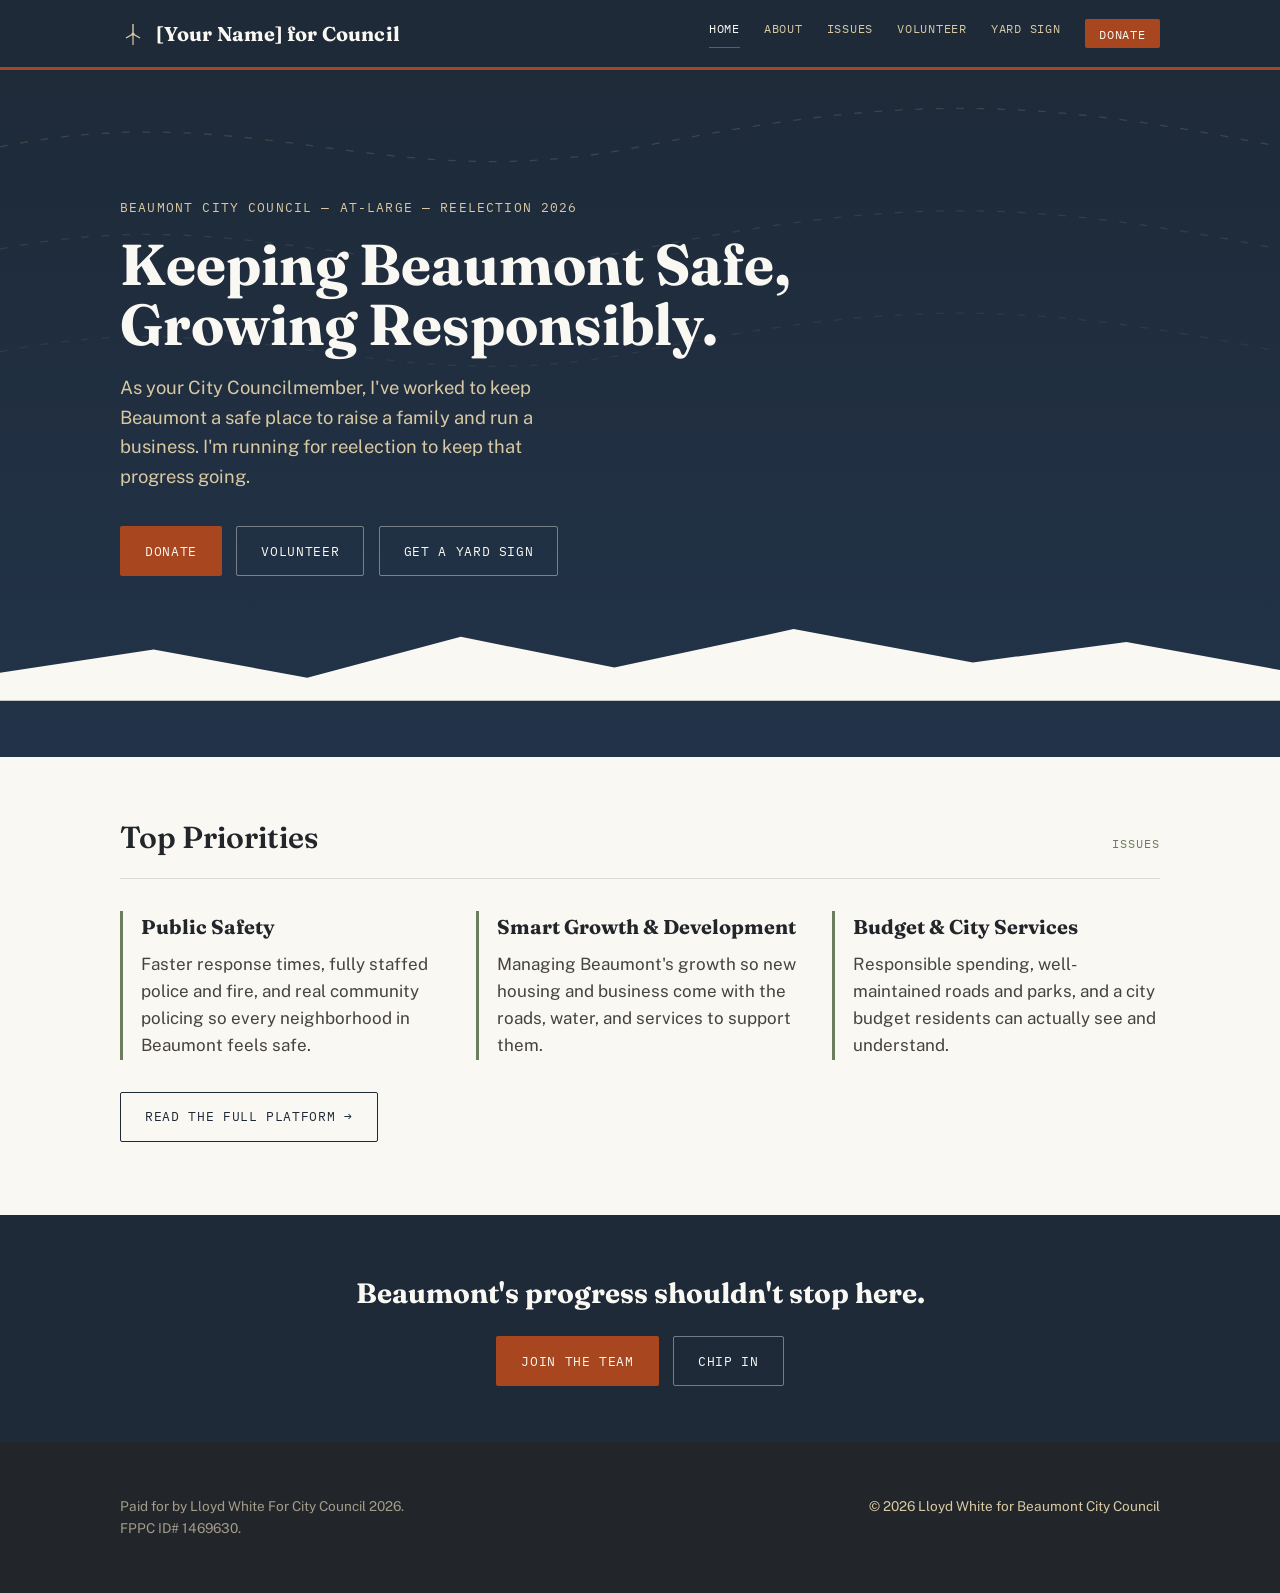
<file: index.html>
<!DOCTYPE html>
<html lang="en">
<head>
<meta charset="UTF-8">
<meta name="viewport" content="width=device-width, initial-scale=1.0">
<title>Lloyd White for Beaumont City Council</title>
<meta name="description" content="Lloyd White — Beaumont City Council, At-Large. Keeping Beaumont safe, growing responsibly.">
<link rel="stylesheet" href="css/style.css">
</head>
<body>

<header class="site-header">
  <div class="wrap">
    <a href="index.html" class="brand">
      <svg class="mark" width="26" height="26" viewBox="0 0 26 26" fill="none" xmlns="http://www.w3.org/2000/svg" aria-hidden="true">
        <circle cx="13" cy="13" r="1.6" fill="#D8C9A3"/>
        <line x1="13" y1="13" x2="13" y2="3" stroke="#D8C9A3" stroke-width="1.4"/>
        <line x1="13" y1="13" x2="20" y2="17" stroke="#D8C9A3" stroke-width="1.4"/>
        <line x1="13" y1="13" x2="6" y2="17" stroke="#D8C9A3" stroke-width="1.4"/>
        <line x1="13" y1="13" x2="13" y2="24" stroke="#D8C9A3" stroke-width="1.2"/>
      </svg>
      [Your Name] for Council
    </a>
    <nav class="primary-nav" aria-label="Primary">
      <a href="index.html" aria-current="page">Home</a>
      <a href="about.html">About</a>
      <a href="issues.html">Issues</a>
      <a href="volunteer.html">Volunteer</a>
      <a href="yard-sign.html">Yard Sign</a>
      <a href="donate.html" class="nav-donate">Donate</a>
    </nav>
  </div>
</header>

<section class="hero">
  <svg class="wind-lines" viewBox="0 0 1000 300" preserveAspectRatio="none" aria-hidden="true">
    <path d="M0,60 C 200,20 300,100 500,60 S 800,20 1000,60" />
    <path d="M0,140 C 200,100 300,180 500,140 S 800,100 1000,140" />
    <path d="M0,220 C 200,180 300,260 500,220 S 800,180 1000,220" />
  </svg>
  <div class="wrap">
    <p class="eyebrow">Beaumont City Council — At-Large — Reelection 2026</p>
    <h1>Keeping Beaumont Safe, Growing Responsibly.</h1>
    <p class="tagline">As your City Councilmember, I've worked to keep Beaumont a safe place to raise a family and run a business. I'm running for reelection to keep that progress going.</p>
    <div class="cta-row">
      <a href="donate.html" class="btn btn-primary">Donate</a>
      <a href="volunteer.html" class="btn btn-secondary">Volunteer</a>
      <a href="yard-sign.html" class="btn btn-secondary">Get a Yard Sign</a>
    </div>
  </div>
  <svg class="ridge" viewBox="0 0 1000 60" preserveAspectRatio="none" aria-hidden="true">
    <path fill="#FAF8F3" d="M0,60 L0,38 L120,20 L240,42 L360,10 L480,34 L620,4 L760,30 L880,14 L1000,36 L1000,60 Z"/>
  </svg>
</section>

<section>
  <div class="wrap">
    <div class="section-title-row">
      <h2 class="section-title">Top Priorities</h2>
      <span class="section-label">Issues</span>
    </div>
    <div class="issues-grid">
      <div class="issue-card">
        <h3>Public Safety</h3>
        <p>Faster response times, fully staffed police and fire, and real community policing so every neighborhood in Beaumont feels safe.</p>
      </div>
      <div class="issue-card">
        <h3>Smart Growth &amp; Development</h3>
        <p>Managing Beaumont's growth so new housing and business come with the roads, water, and services to support them.</p>
      </div>
      <div class="issue-card">
        <h3>Budget &amp; City Services</h3>
        <p>Responsible spending, well-maintained roads and parks, and a city budget residents can actually see and understand.</p>
      </div>
    </div>
    <p style="margin-top:2rem;"><a href="issues.html" class="btn btn-ghost">Read the full platform &rarr;</a></p>
  </div>
</section>

<section class="cta-banner">
  <div class="wrap">
    <h2>Beaumont's progress shouldn't stop here.</h2>
    <div class="cta-row">
      <a href="volunteer.html" class="btn btn-primary">Join the Team</a>
      <a href="donate.html" class="btn btn-secondary">Chip In</a>
    </div>
  </div>
</section>

<footer class="site-footer">
  <div class="wrap">
    <p class="disclaimer">Paid for by Lloyd White For City Council 2026. FPPC ID# 1469630.</p>
    <p>&copy; 2026 Lloyd White for Beaumont City Council</p>
  </div>
</footer>

</body>
</html>
</file>
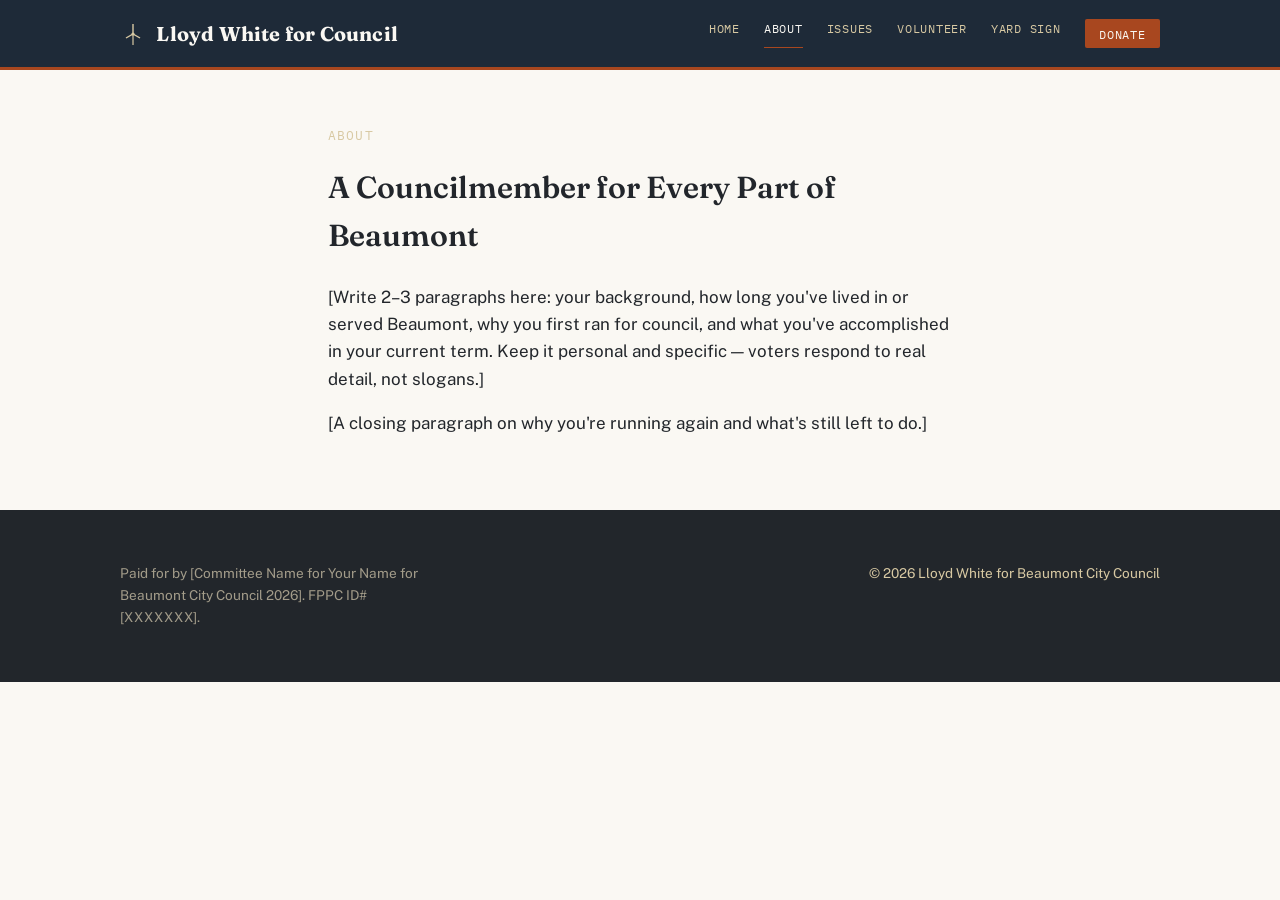
<file: about.html>
<!DOCTYPE html>
<html lang="en">
<head>
<meta charset="UTF-8">
<meta name="viewport" content="width=device-width, initial-scale=1.0">
<title>About — [Lloyd White for Beaumont City Council</title>
<link rel="stylesheet" href="css/style.css">
</head>
<body>

<header class="site-header">
  <div class="wrap">
    <a href="index.html" class="brand">
      <svg class="mark" width="26" height="26" viewBox="0 0 26 26" fill="none" xmlns="http://www.w3.org/2000/svg" aria-hidden="true">
        <circle cx="13" cy="13" r="1.6" fill="#D8C9A3"/>
        <line x1="13" y1="13" x2="13" y2="3" stroke="#D8C9A3" stroke-width="1.4"/>
        <line x1="13" y1="13" x2="20" y2="17" stroke="#D8C9A3" stroke-width="1.4"/>
        <line x1="13" y1="13" x2="6" y2="17" stroke="#D8C9A3" stroke-width="1.4"/>
        <line x1="13" y1="13" x2="13" y2="24" stroke="#D8C9A3" stroke-width="1.2"/>
      </svg>
      Lloyd White for Council
    </a>
    <nav class="primary-nav" aria-label="Primary">
      <a href="index.html">Home</a>
      <a href="about.html" aria-current="page">About</a>
      <a href="issues.html">Issues</a>
      <a href="volunteer.html">Volunteer</a>
      <a href="yard-sign.html">Yard Sign</a>
      <a href="donate.html" class="nav-donate">Donate</a>
    </nav>
  </div>
</header>

<section>
  <div class="wrap" style="max-width: 42rem;">
    <p class="eyebrow">About</p>
    <h2 class="section-title" style="margin-bottom:1.5rem;">A Councilmember for Every Part of Beaumont</h2>
    <p>[Write 2–3 paragraphs here: your background, how long you've lived in or served Beaumont, why you first ran for council, and what you've accomplished in your current term. Keep it personal and specific — voters respond to real detail, not slogans.]</p>
    <p>[A closing paragraph on why you're running again and what's still left to do.]</p>
  </div>
</section>

<footer class="site-footer">
  <div class="wrap">
    <p class="disclaimer">Paid for by [Committee Name for Your Name for Beaumont City Council 2026]. FPPC ID# [XXXXXXX].</p>
    <p>&copy; 2026 Lloyd White for Beaumont City Council</p>
  </div>
</footer>

</body>
</html>
</file>
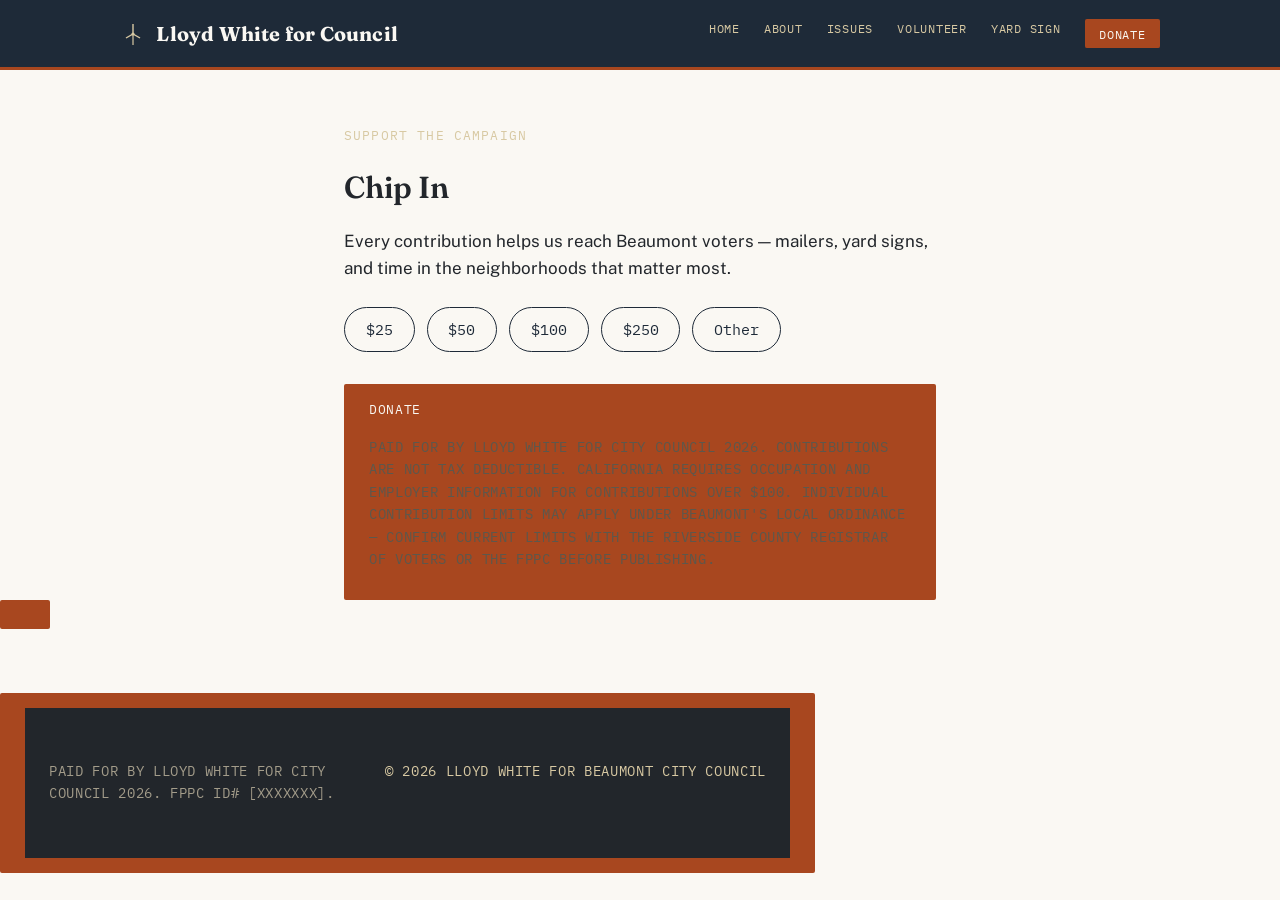
<file: donate.html>
<!DOCTYPE html>
<html lang="en">
<head>
<meta charset="UTF-8">
<meta name="viewport" content="width=device-width, initial-scale=1.0">
<title>Donate — Lloyd White for Beaumont City Council</title>
<link rel="stylesheet" href="css/style.css">
</head>
<body>

<header class="site-header">
  <div class="wrap">
    <a href="index.html" class="brand">
      <svg class="mark" width="26" height="26" viewBox="0 0 26 26" fill="none" xmlns="http://www.w3.org/2000/svg" aria-hidden="true">
        <circle cx="13" cy="13" r="1.6" fill="#D8C9A3"/>
        <line x1="13" y1="13" x2="13" y2="3" stroke="#D8C9A3" stroke-width="1.4"/>
        <line x1="13" y1="13" x2="20" y2="17" stroke="#D8C9A3" stroke-width="1.4"/>
        <line x1="13" y1="13" x2="6" y2="17" stroke="#D8C9A3" stroke-width="1.4"/>
        <line x1="13" y1="13" x2="13" y2="24" stroke="#D8C9A3" stroke-width="1.2"/>
      </svg>
      Lloyd White for Council
    </a>
    <nav class="primary-nav" aria-label="Primary">
      <a href="index.html">Home</a>
      <a href="about.html">About</a>
      <a href="issues.html">Issues</a>
      <a href="volunteer.html">Volunteer</a>
      <a href="yard-sign.html">Yard Sign</a>
      <a href="donate.html" class="nav-donate" aria-current="page">Donate</a>
    </nav>
  </div>
</header>

<section>
  <div class="wrap" style="max-width: 40rem;">
    <p class="eyebrow">Support the Campaign</p>
    <h2 class="section-title">Chip In</h2>
    <p>Every contribution helps us reach Beaumont voters — mailers, yard signs, and time in the neighborhoods that matter most.</p>

    <!--
      Replace this block with your ActBlue (Dem) or WinRed (GOP) embed,
      or a direct link button to your fundraising page.
      Example:
      <a href="https://secure.actblue.com/donate/your-committee" class="btn btn-primary">Donate Now</a>
    -->
    <div class="donate-amounts" role="group" aria-label="Suggested donation amounts">
      <a href="#" class="amount-pill">$25</a>
      <a href="#" class="amount-pill">$50</a>
      <a href="#" class="amount-pill">$100</a>
      <a href="#" class="amount-pill">$250</a>
      <a href="#" class="amount-pill">Other</a>
    </div>
    <a href="#" class="btn btn-primary">Donate 
    <p class="form-note">Paid for by Lloyd White For City Council 2026. Contributions are not tax deductible. California requires occupation and employer information for contributions over $100. Individual contribution limits may apply under Beaumont's local ordinance — confirm current limits with the Riverside County Registrar of Voters or the FPPC before publishing.</p>
  </div>
</section>

<footer class="site-footer">
  <div class="wrap">
    <p class="disclaimer">Paid for by Lloyd White For City Council 2026. FPPC ID# [XXXXXXX].</p>
    <p>&copy; 2026 Lloyd White for Beaumont City Council</p>
  </div>
</footer>

</body>
</html>
</file>
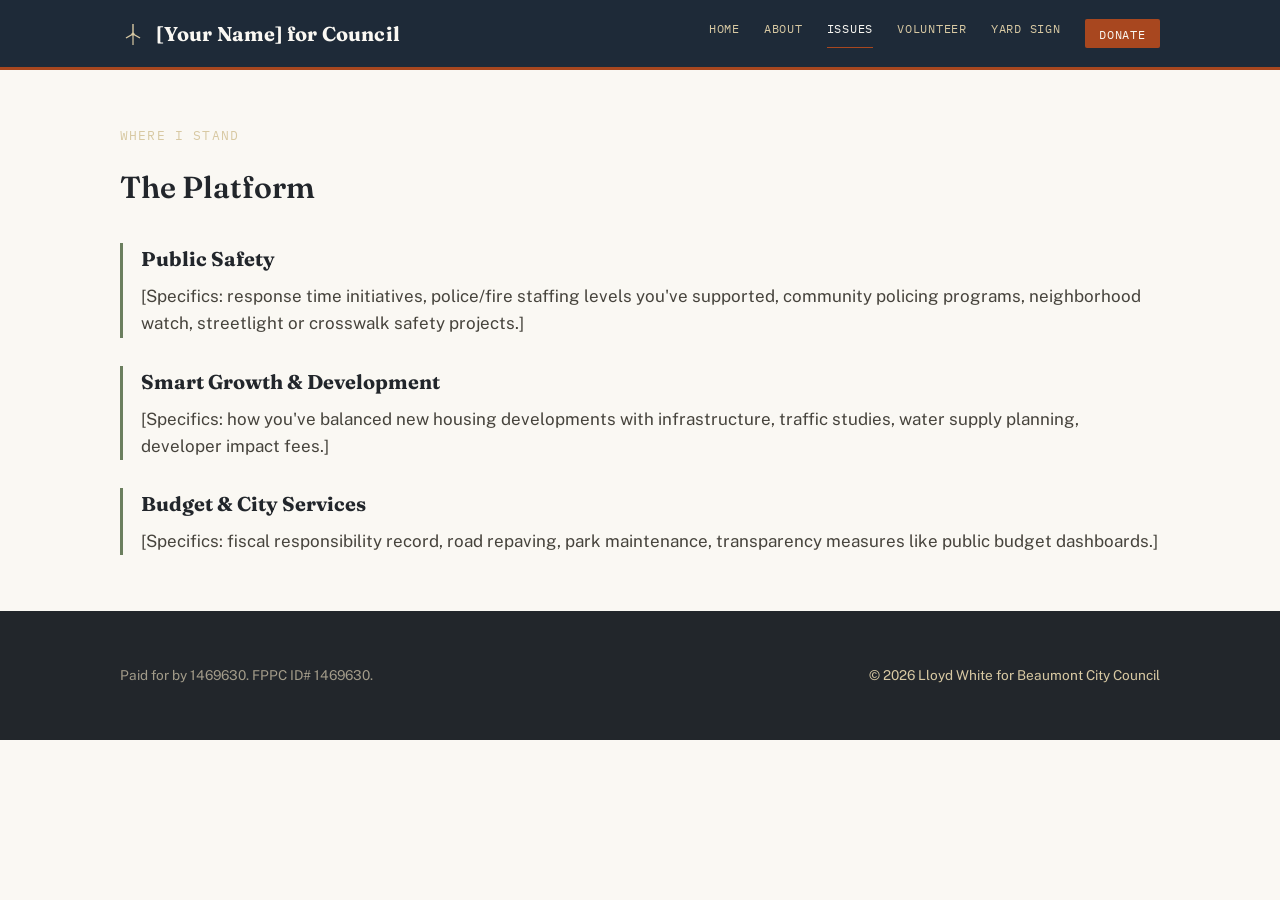
<file: issues.html>
<!DOCTYPE html>
<html lang="en">
<head>
<meta charset="UTF-8">
<meta name="viewport" content="width=device-width, initial-scale=1.0">
<title>Issues — Lloyd White for Beaumont City Council</title>
<link rel="stylesheet" href="css/style.css">
</head>
<body>

<header class="site-header">
  <div class="wrap">
    <a href="index.html" class="brand">
      <svg class="mark" width="26" height="26" viewBox="0 0 26 26" fill="none" xmlns="http://www.w3.org/2000/svg" aria-hidden="true">
        <circle cx="13" cy="13" r="1.6" fill="#D8C9A3"/>
        <line x1="13" y1="13" x2="13" y2="3" stroke="#D8C9A3" stroke-width="1.4"/>
        <line x1="13" y1="13" x2="20" y2="17" stroke="#D8C9A3" stroke-width="1.4"/>
        <line x1="13" y1="13" x2="6" y2="17" stroke="#D8C9A3" stroke-width="1.4"/>
        <line x1="13" y1="13" x2="13" y2="24" stroke="#D8C9A3" stroke-width="1.2"/>
      </svg>
      [Your Name] for Council
    </a>
    <nav class="primary-nav" aria-label="Primary">
      <a href="index.html">Home</a>
      <a href="about.html">About</a>
      <a href="issues.html" aria-current="page">Issues</a>
      <a href="volunteer.html">Volunteer</a>
      <a href="yard-sign.html">Yard Sign</a>
      <a href="donate.html" class="nav-donate">Donate</a>
    </nav>
  </div>
</header>

<section>
  <div class="wrap">
    <p class="eyebrow">Where I Stand</p>
    <h2 class="section-title" style="margin-bottom:2rem;">The Platform</h2>

    <div class="issues-grid" style="grid-template-columns: 1fr;">
      <div class="issue-card">
        <h3>Public Safety</h3>
        <p>[Specifics: response time initiatives, police/fire staffing levels you've supported, community policing programs, neighborhood watch, streetlight or crosswalk safety projects.]</p>
      </div>
      <div class="issue-card">
        <h3>Smart Growth &amp; Development</h3>
        <p>[Specifics: how you've balanced new housing developments with infrastructure, traffic studies, water supply planning, developer impact fees.]</p>
      </div>
      <div class="issue-card">
        <h3>Budget &amp; City Services</h3>
        <p>[Specifics: fiscal responsibility record, road repaving, park maintenance, transparency measures like public budget dashboards.]</p>
      </div>
    </div>
  </div>
</section>

<footer class="site-footer">
  <div class="wrap">
    <p class="disclaimer">Paid for by 1469630. FPPC ID# 1469630.</p>
    <p>&copy; 2026 Lloyd White for Beaumont City Council</p>
  </div>
</footer>

</body>
</html>
</file>
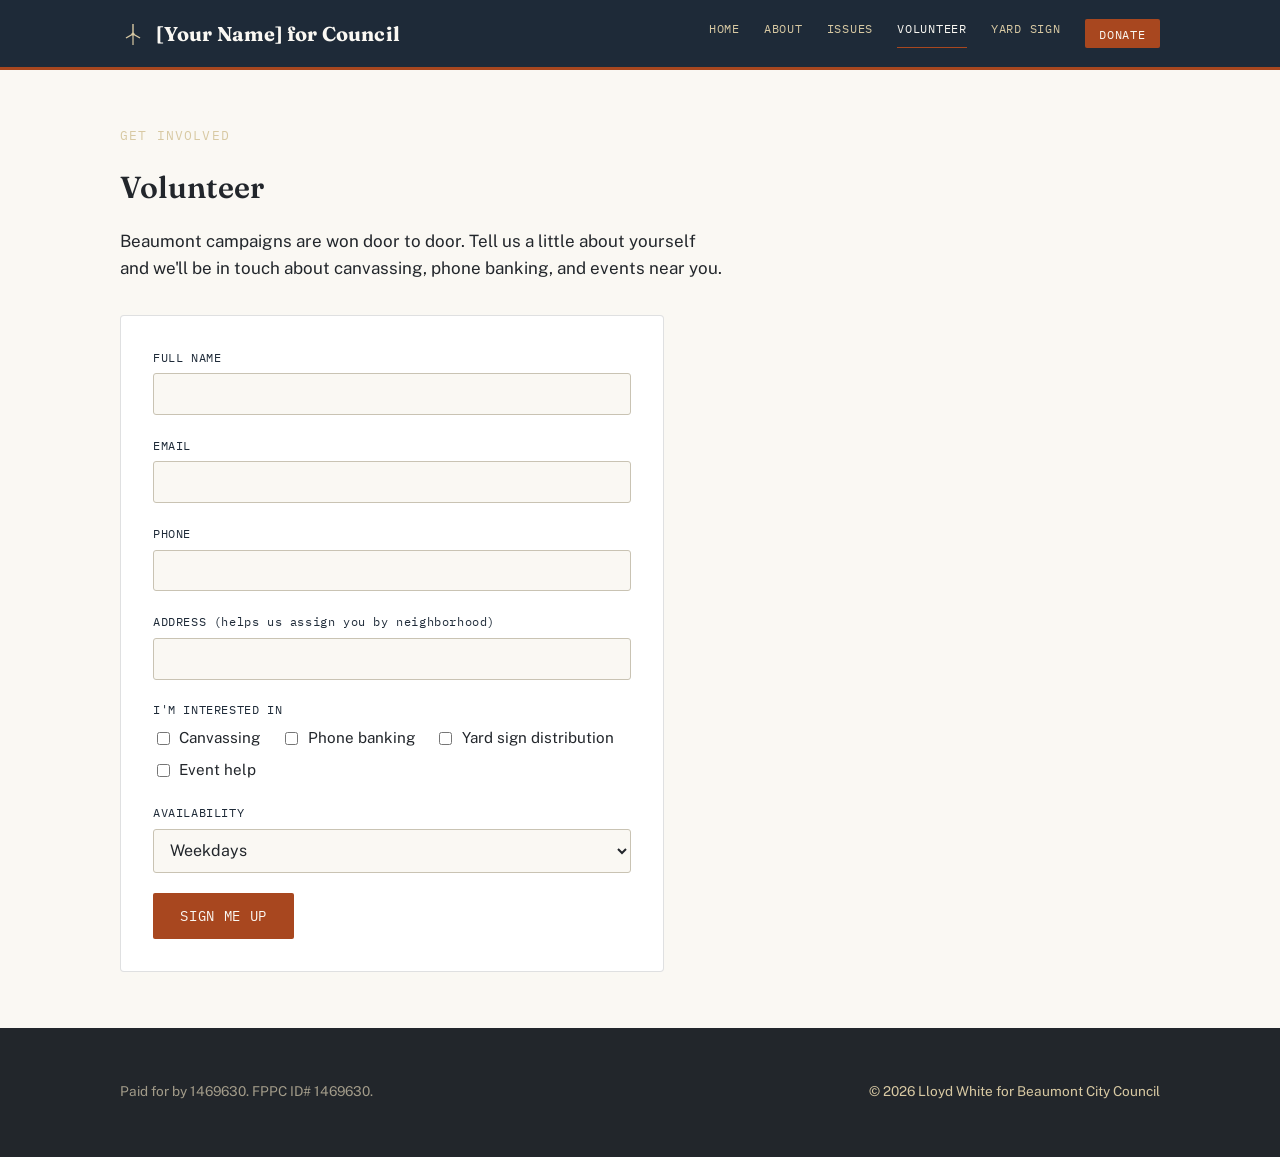
<file: volunteer.html>
<!DOCTYPE html>
<html lang="en">
<head>
<meta charset="UTF-8">
<meta name="viewport" content="width=device-width, initial-scale=1.0">
<title>Volunteer — Lloyd White for Beaumont City Council</title>
<link rel="stylesheet" href="css/style.css">
</head>
<body>

<header class="site-header">
  <div class="wrap">
    <a href="index.html" class="brand">
      <svg class="mark" width="26" height="26" viewBox="0 0 26 26" fill="none" xmlns="http://www.w3.org/2000/svg" aria-hidden="true">
        <circle cx="13" cy="13" r="1.6" fill="#D8C9A3"/>
        <line x1="13" y1="13" x2="13" y2="3" stroke="#D8C9A3" stroke-width="1.4"/>
        <line x1="13" y1="13" x2="20" y2="17" stroke="#D8C9A3" stroke-width="1.4"/>
        <line x1="13" y1="13" x2="6" y2="17" stroke="#D8C9A3" stroke-width="1.4"/>
        <line x1="13" y1="13" x2="13" y2="24" stroke="#D8C9A3" stroke-width="1.2"/>
      </svg>
      [Your Name] for Council
    </a>
    <nav class="primary-nav" aria-label="Primary">
      <a href="index.html">Home</a>
      <a href="about.html">About</a>
      <a href="issues.html">Issues</a>
      <a href="volunteer.html" aria-current="page">Volunteer</a>
      <a href="yard-sign.html">Yard Sign</a>
      <a href="donate.html" class="nav-donate">Donate</a>
    </nav>
  </div>
</header>

<section>
  <div class="wrap">
    <p class="eyebrow">Get Involved</p>
    <h2 class="section-title" style="margin-bottom:0.5rem;">Volunteer</h2>
    <p style="max-width:38rem; margin-bottom:2rem;">Beaumont campaigns are won door to door. Tell us a little about yourself and we'll be in touch about canvassing, phone banking, and events near you.</p>

    <!--
      This is a plain HTML form. Since this is a static site (GitHub + Cloudflare Pages),
      you'll need a form backend to actually receive submissions. Easiest options:
        - Cloudflare Pages Forms is not built-in; use a service like Formspree,
          Getform, or Basin — just set the <form action> to the endpoint they give you.
        - Or point action to a Google Form and skip custom styling.
      Until you wire up an endpoint, this form will not send anywhere.
    -->
    <form class="form-card" action="https://formspree.io/f/YOUR_FORM_ID" method="POST">
      <div class="field">
        <label for="name">Full name</label>
        <input type="text" id="name" name="name" required>
      </div>
      <div class="field">
        <label for="email">Email</label>
        <input type="email" id="email" name="email" required>
      </div>
      <div class="field">
        <label for="phone">Phone</label>
        <input type="tel" id="phone" name="phone">
      </div>
      <div class="field">
        <label for="address">Address <span style="text-transform:none;">(helps us assign you by neighborhood)</span></label>
        <input type="text" id="address" name="address">
      </div>
      <div class="field">
        <label>I'm interested in</label>
        <div class="checkbox-group">
          <label><input type="checkbox" name="interest" value="Canvassing"> Canvassing</label>
          <label><input type="checkbox" name="interest" value="Phone banking"> Phone banking</label>
          <label><input type="checkbox" name="interest" value="Yard sign distribution"> Yard sign distribution</label>
          <label><input type="checkbox" name="interest" value="Event help"> Event help</label>
        </div>
      </div>
      <div class="field">
        <label for="availability">Availability</label>
        <select id="availability" name="availability">
          <option value="Weekdays">Weekdays</option>
          <option value="Weekends">Weekends</option>
          <option value="Evenings">Evenings</option>
          <option value="Flexible">Flexible</option>
        </select>
      </div>
      <button type="submit" class="submit-btn">Sign Me Up</button>
    </form>
  </div>
</section>

<footer class="site-footer">
  <div class="wrap">
    <p class="disclaimer">Paid for by 1469630. FPPC ID# 1469630.</p>
    <p>&copy; 2026 Lloyd White for Beaumont City Council</p>
  </div>
</footer>

</body>
</html>
</file>
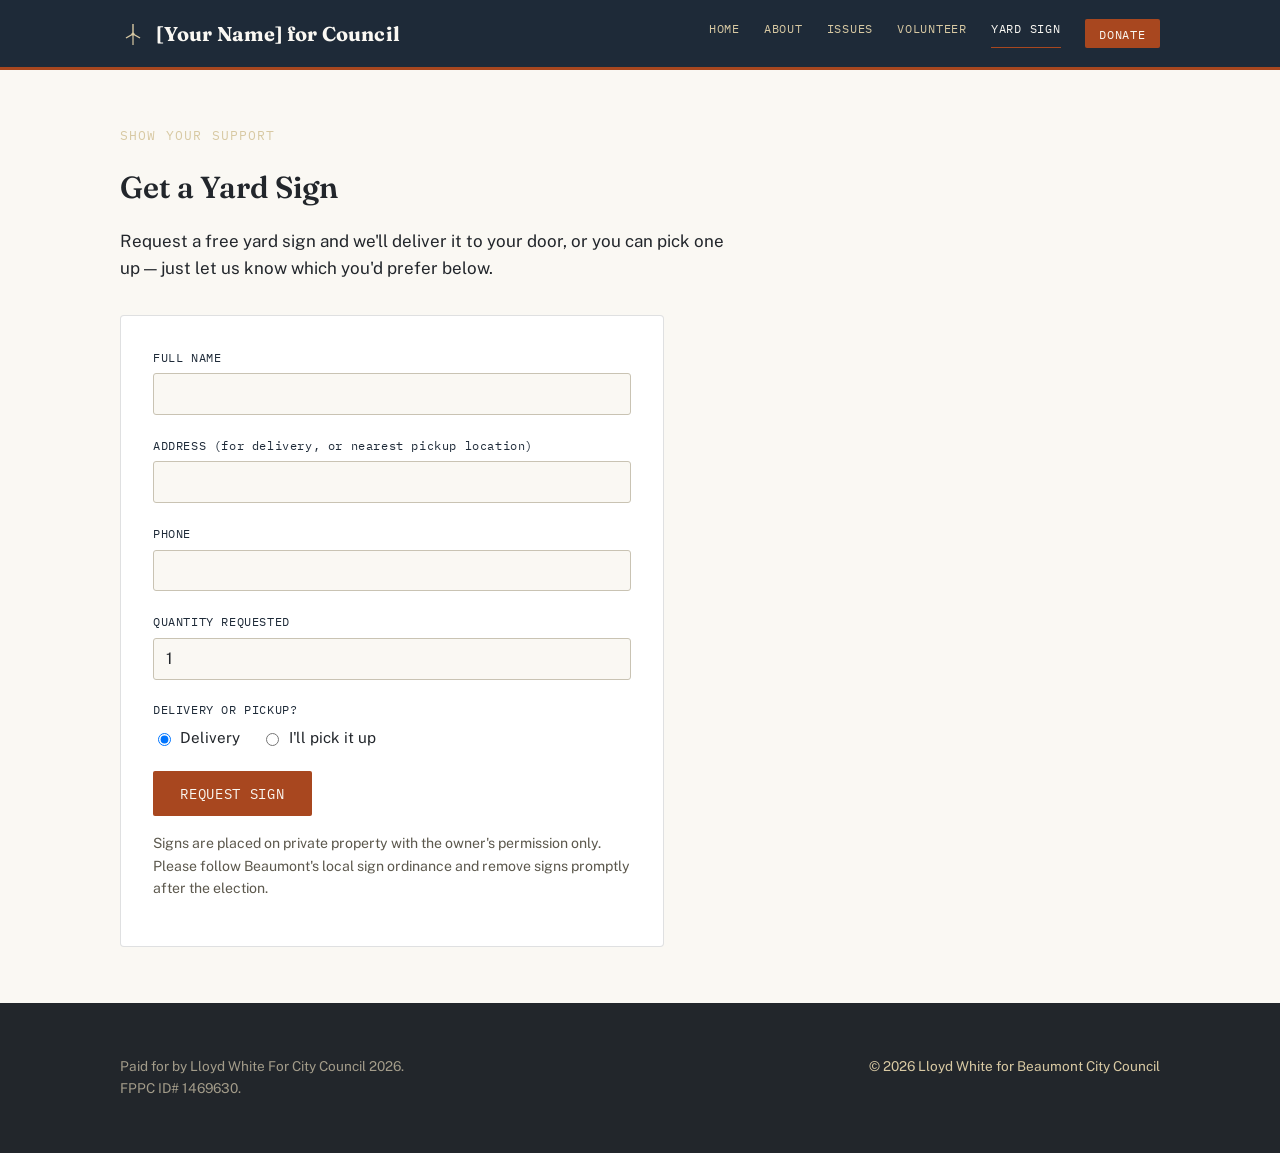
<file: yard-sign.html>
<!DOCTYPE html>
<html lang="en">
<head>
<meta charset="UTF-8">
<meta name="viewport" content="width=device-width, initial-scale=1.0">
<title>Get a Yard Sign —  Lloyd White for Beaumont City Council</title>
<link rel="stylesheet" href="css/style.css">
</head>
<body>

<header class="site-header">
  <div class="wrap">
    <a href="index.html" class="brand">
      <svg class="mark" width="26" height="26" viewBox="0 0 26 26" fill="none" xmlns="http://www.w3.org/2000/svg" aria-hidden="true">
        <circle cx="13" cy="13" r="1.6" fill="#D8C9A3"/>
        <line x1="13" y1="13" x2="13" y2="3" stroke="#D8C9A3" stroke-width="1.4"/>
        <line x1="13" y1="13" x2="20" y2="17" stroke="#D8C9A3" stroke-width="1.4"/>
        <line x1="13" y1="13" x2="6" y2="17" stroke="#D8C9A3" stroke-width="1.4"/>
        <line x1="13" y1="13" x2="13" y2="24" stroke="#D8C9A3" stroke-width="1.2"/>
      </svg>
      [Your Name] for Council
    </a>
    <nav class="primary-nav" aria-label="Primary">
      <a href="index.html">Home</a>
      <a href="about.html">About</a>
      <a href="issues.html">Issues</a>
      <a href="volunteer.html">Volunteer</a>
      <a href="yard-sign.html" aria-current="page">Yard Sign</a>
      <a href="donate.html" class="nav-donate">Donate</a>
    </nav>
  </div>
</header>

<section>
  <div class="wrap">
    <p class="eyebrow">Show Your Support</p>
    <h2 class="section-title" style="margin-bottom:0.5rem;">Get a Yard Sign</h2>
    <p style="max-width:38rem; margin-bottom:2rem;">Request a free yard sign and we'll deliver it to your door, or you can pick one up — just let us know which you'd prefer below.</p>

    <!-- See the note in volunteer.html about wiring this form to a real backend (e.g. Formspree). -->
    <form class="form-card" action="https://formspree.io/f/YOUR_FORM_ID" method="POST">
      <div class="field">
        <label for="name">Full name</label>
        <input type="text" id="name" name="name" required>
      </div>
      <div class="field">
        <label for="address">Address <span style="text-transform:none;">(for delivery, or nearest pickup location)</span></label>
        <input type="text" id="address" name="address" required>
      </div>
      <div class="field">
        <label for="phone">Phone</label>
        <input type="tel" id="phone" name="phone" required>
      </div>
      <div class="field">
        <label for="quantity">Quantity requested</label>
        <input type="number" id="quantity" name="quantity" min="1" max="10" value="1">
      </div>
      <div class="field">
        <label>Delivery or pickup?</label>
        <div class="checkbox-group">
          <label><input type="radio" name="method" value="Delivery" checked> Delivery</label>
          <label><input type="radio" name="method" value="Pickup"> I'll pick it up</label>
        </div>
      </div>
      <button type="submit" class="submit-btn">Request Sign</button>
      <p class="form-note">Signs are placed on private property with the owner's permission only. Please follow Beaumont's local sign ordinance and remove signs promptly after the election.</p>
    </form>
  </div>
</section>

<footer class="site-footer">
  <div class="wrap">
    <p class="disclaimer">Paid for by Lloyd White For City Council 2026. FPPC ID# 1469630.</p>
    <p>&copy; 2026 Lloyd White for Beaumont City Council</p>
  </div>
</footer>

</body>
</html>
</file>
<file: css/style.css>
/* =========================================================
   Beaumont Council Campaign — Design System
   Palette:  ink #22262B | dusk #1E2A38 | sand #D8C9A3
             sage #6B7F5E | clay #A8471F | paper #FAF8F3
   Type:     Fraunces (display) / Public Sans (body) / IBM Plex Mono (labels)
   Signature: San Gorgonio Pass ridge line + wind-stroke dividers
   ========================================================= */

@import url('https://fonts.googleapis.com/css2?family=Fraunces:opsz,wght@9..144,400;9..144,600;9..144,700&family=Public+Sans:wght@400;500;600;700&family=IBM+Plex+Mono:wght@500&display=swap');

:root {
  --ink: #22262B;
  --dusk: #1E2A38;
  --sand: #D8C9A3;
  --sage: #6B7F5E;
  --clay: #A8471F;
  --paper: #FAF8F3;
  --line: rgba(34, 38, 43, 0.14);

  --display: 'Fraunces', Georgia, serif;
  --body: 'Public Sans', -apple-system, sans-serif;
  --mono: 'IBM Plex Mono', monospace;

  --max: 68rem;
}

* { box-sizing: border-box; }

html { scroll-behavior: smooth; }

body {
  margin: 0;
  background: var(--paper);
  color: var(--ink);
  font-family: var(--body);
  font-size: 17px;
  line-height: 1.6;
}

@media (prefers-reduced-motion: reduce) {
  * { animation: none !important; transition: none !important; scroll-behavior: auto !important; }
}

img { max-width: 100%; display: block; }

a { color: inherit; }

.wrap {
  max-width: var(--max);
  margin: 0 auto;
  padding: 0 1.5rem;
}

/* ---------- Header ---------- */

.site-header {
  background: var(--dusk);
  color: var(--paper);
  border-bottom: 3px solid var(--clay);
}

.site-header .wrap {
  display: flex;
  align-items: center;
  justify-content: space-between;
  padding-top: 1.1rem;
  padding-bottom: 1.1rem;
  flex-wrap: wrap;
  gap: 0.75rem;
}

.brand {
  display: flex;
  align-items: center;
  gap: 0.65rem;
  font-family: var(--display);
  font-weight: 700;
  font-size: 1.25rem;
  letter-spacing: 0.01em;
  text-decoration: none;
  color: var(--paper);
}

.brand .mark { flex-shrink: 0; }

nav.primary-nav {
  display: flex;
  gap: 1.5rem;
  flex-wrap: wrap;
  font-family: var(--mono);
  font-size: 0.78rem;
  letter-spacing: 0.06em;
  text-transform: uppercase;
}

nav.primary-nav a {
  text-decoration: none;
  color: var(--sand);
  border-bottom: 1px solid transparent;
  padding-bottom: 2px;
  transition: color 0.15s, border-color 0.15s;
}

nav.primary-nav a:hover,
nav.primary-nav a:focus-visible,
nav.primary-nav a[aria-current="page"] {
  color: var(--paper);
  border-color: var(--clay);
}

.nav-donate {
  background: var(--clay);
  color: var(--paper) !important;
  padding: 0.4rem 0.9rem;
  border-radius: 2px;
}

/* ---------- Ridge line signature (SVG divider) ---------- */

.ridge {
  display: block;
  width: 100%;
  height: auto;
  color: var(--dusk);
}

.ridge-flip {
  transform: scaleY(-1);
}

/* ---------- Hero ---------- */

.hero {
  background: linear-gradient(180deg, var(--dusk) 0%, #223349 100%);
  color: var(--paper);
  position: relative;
  overflow: hidden;
}

.hero .wrap {
  padding-top: 4.5rem;
  padding-bottom: 3rem;
  position: relative;
  z-index: 2;
}

.eyebrow {
  font-family: var(--mono);
  font-size: 0.8rem;
  letter-spacing: 0.09em;
  text-transform: uppercase;
  color: var(--sand);
  margin: 0 0 1rem;
}

.hero h1 {
  font-family: var(--display);
  font-weight: 700;
  font-size: clamp(2.4rem, 5vw, 3.6rem);
  line-height: 1.05;
  margin: 0 0 1.1rem;
  max-width: 18ch;
}

.hero .tagline {
  font-size: 1.15rem;
  color: var(--sand);
  max-width: 42ch;
  margin: 0 0 2.2rem;
}

.wind-lines {
  position: absolute;
  inset: 0;
  z-index: 1;
  opacity: 0.16;
  pointer-events: none;
}

.wind-lines path {
  fill: none;
  stroke: var(--sand);
  stroke-width: 1;
  stroke-dasharray: 6 10;
  animation: drift 14s linear infinite;
}

.wind-lines path:nth-child(2) { animation-duration: 19s; opacity: 0.7; }
.wind-lines path:nth-child(3) { animation-duration: 24s; opacity: 0.5; }

@keyframes drift {
  to { stroke-dashoffset: -320; }
}

/* ---------- Buttons ---------- */

.cta-row {
  display: flex;
  gap: 0.9rem;
  flex-wrap: wrap;
}

.btn {
  display: inline-block;
  font-family: var(--mono);
  font-size: 0.82rem;
  letter-spacing: 0.05em;
  text-transform: uppercase;
  text-decoration: none;
  padding: 0.85rem 1.5rem;
  border-radius: 2px;
  border: 1px solid transparent;
  transition: transform 0.12s ease, background 0.15s ease;
}

.btn:hover { transform: translateY(-1px); }

.btn-primary {
  background: var(--clay);
  color: var(--paper);
}
.btn-primary:hover { background: #8f3c1a; }

.btn-secondary {
  background: transparent;
  color: var(--paper);
  border-color: rgba(250,248,243,0.4);
}
.btn-secondary:hover { border-color: var(--sand); }

.btn-ghost {
  background: transparent;
  color: var(--dusk);
  border-color: var(--dusk);
}
.btn-ghost:hover { background: var(--dusk); color: var(--paper); }

/* ---------- Sections ---------- */

section { padding: 3.5rem 0; }

.section-sand {
  background: var(--sand);
}

.section-title-row {
  display: flex;
  align-items: baseline;
  justify-content: space-between;
  gap: 1rem;
  margin-bottom: 2rem;
  border-bottom: 1px solid var(--line);
  padding-bottom: 1rem;
}

h2.section-title {
  font-family: var(--display);
  font-weight: 600;
  font-size: 1.9rem;
  margin: 0;
}

.section-label {
  font-family: var(--mono);
  font-size: 0.75rem;
  letter-spacing: 0.08em;
  text-transform: uppercase;
  color: var(--sage);
}

/* ---------- Issues grid ---------- */

.issues-grid {
  display: grid;
  grid-template-columns: repeat(auto-fit, minmax(15rem, 1fr));
  gap: 1.75rem;
}

.issue-card {
  border-left: 3px solid var(--sage);
  padding-left: 1.1rem;
}

.issue-card h3 {
  font-family: var(--display);
  font-size: 1.25rem;
  margin: 0 0 0.5rem;
}

.issue-card p {
  margin: 0;
  color: #46433c;
}

/* ---------- CTA banner ---------- */

.cta-banner {
  background: var(--dusk);
  color: var(--paper);
  text-align: center;
}

.cta-banner h2 {
  font-family: var(--display);
  font-size: 1.75rem;
  margin: 0 0 1.3rem;
}

.cta-banner .cta-row { justify-content: center; }

/* ---------- Forms ---------- */

.form-card {
  background: #fff;
  border: 1px solid var(--line);
  border-radius: 4px;
  padding: 2rem;
  max-width: 34rem;
}

.field {
  margin-bottom: 1.3rem;
  display: flex;
  flex-direction: column;
  gap: 0.4rem;
}

.field label {
  font-family: var(--mono);
  font-size: 0.75rem;
  letter-spacing: 0.05em;
  text-transform: uppercase;
  color: var(--dusk);
}

.field input,
.field select,
.field textarea {
  font-family: var(--body);
  font-size: 1rem;
  padding: 0.65rem 0.75rem;
  border: 1px solid #c9c3b3;
  border-radius: 3px;
  background: var(--paper);
  color: var(--ink);
}

.field input:focus-visible,
.field select:focus-visible,
.field textarea:focus-visible,
a:focus-visible,
button:focus-visible {
  outline: 2px solid var(--clay);
  outline-offset: 2px;
}

.checkbox-group {
  display: flex;
  flex-wrap: wrap;
  gap: 0.5rem 1.3rem;
}

.checkbox-group label {
  display: flex;
  align-items: center;
  gap: 0.4rem;
  font-family: var(--body);
  text-transform: none;
  font-size: 0.95rem;
  letter-spacing: normal;
  color: var(--ink);
}

.submit-btn {
  font-family: var(--mono);
  font-size: 0.85rem;
  letter-spacing: 0.05em;
  text-transform: uppercase;
  background: var(--clay);
  color: var(--paper);
  border: none;
  padding: 0.85rem 1.7rem;
  border-radius: 2px;
  cursor: pointer;
  transition: background 0.15s;
}
.submit-btn:hover { background: #8f3c1a; }

.form-note {
  font-size: 0.88rem;
  color: #5c584d;
  margin-top: 1rem;
}

/* ---------- Donate options ---------- */

.donate-amounts {
  display: flex;
  flex-wrap: wrap;
  gap: 0.75rem;
  margin: 1.5rem 0 2rem;
}

.amount-pill {
  font-family: var(--mono);
  font-size: 0.95rem;
  border: 1px solid var(--dusk);
  color: var(--dusk);
  padding: 0.6rem 1.3rem;
  border-radius: 999px;
  text-decoration: none;
}
.amount-pill:hover { background: var(--dusk); color: var(--paper); }

/* ---------- Footer ---------- */

.site-footer {
  background: var(--ink);
  color: var(--sand);
  padding: 2.5rem 0;
  font-size: 0.85rem;
}

.site-footer .wrap {
  display: flex;
  justify-content: space-between;
  flex-wrap: wrap;
  gap: 1rem;
}

.disclaimer {
  color: #a39c8a;
  max-width: 40ch;
}

/* ---------- Utility ---------- */

.mt-0 { margin-top: 0; }
.center { text-align: center; }

@media (max-width: 40rem) {
  .site-header .wrap { flex-direction: column; align-items: flex-start; }
  section { padding: 2.5rem 0; }
}
</file>
